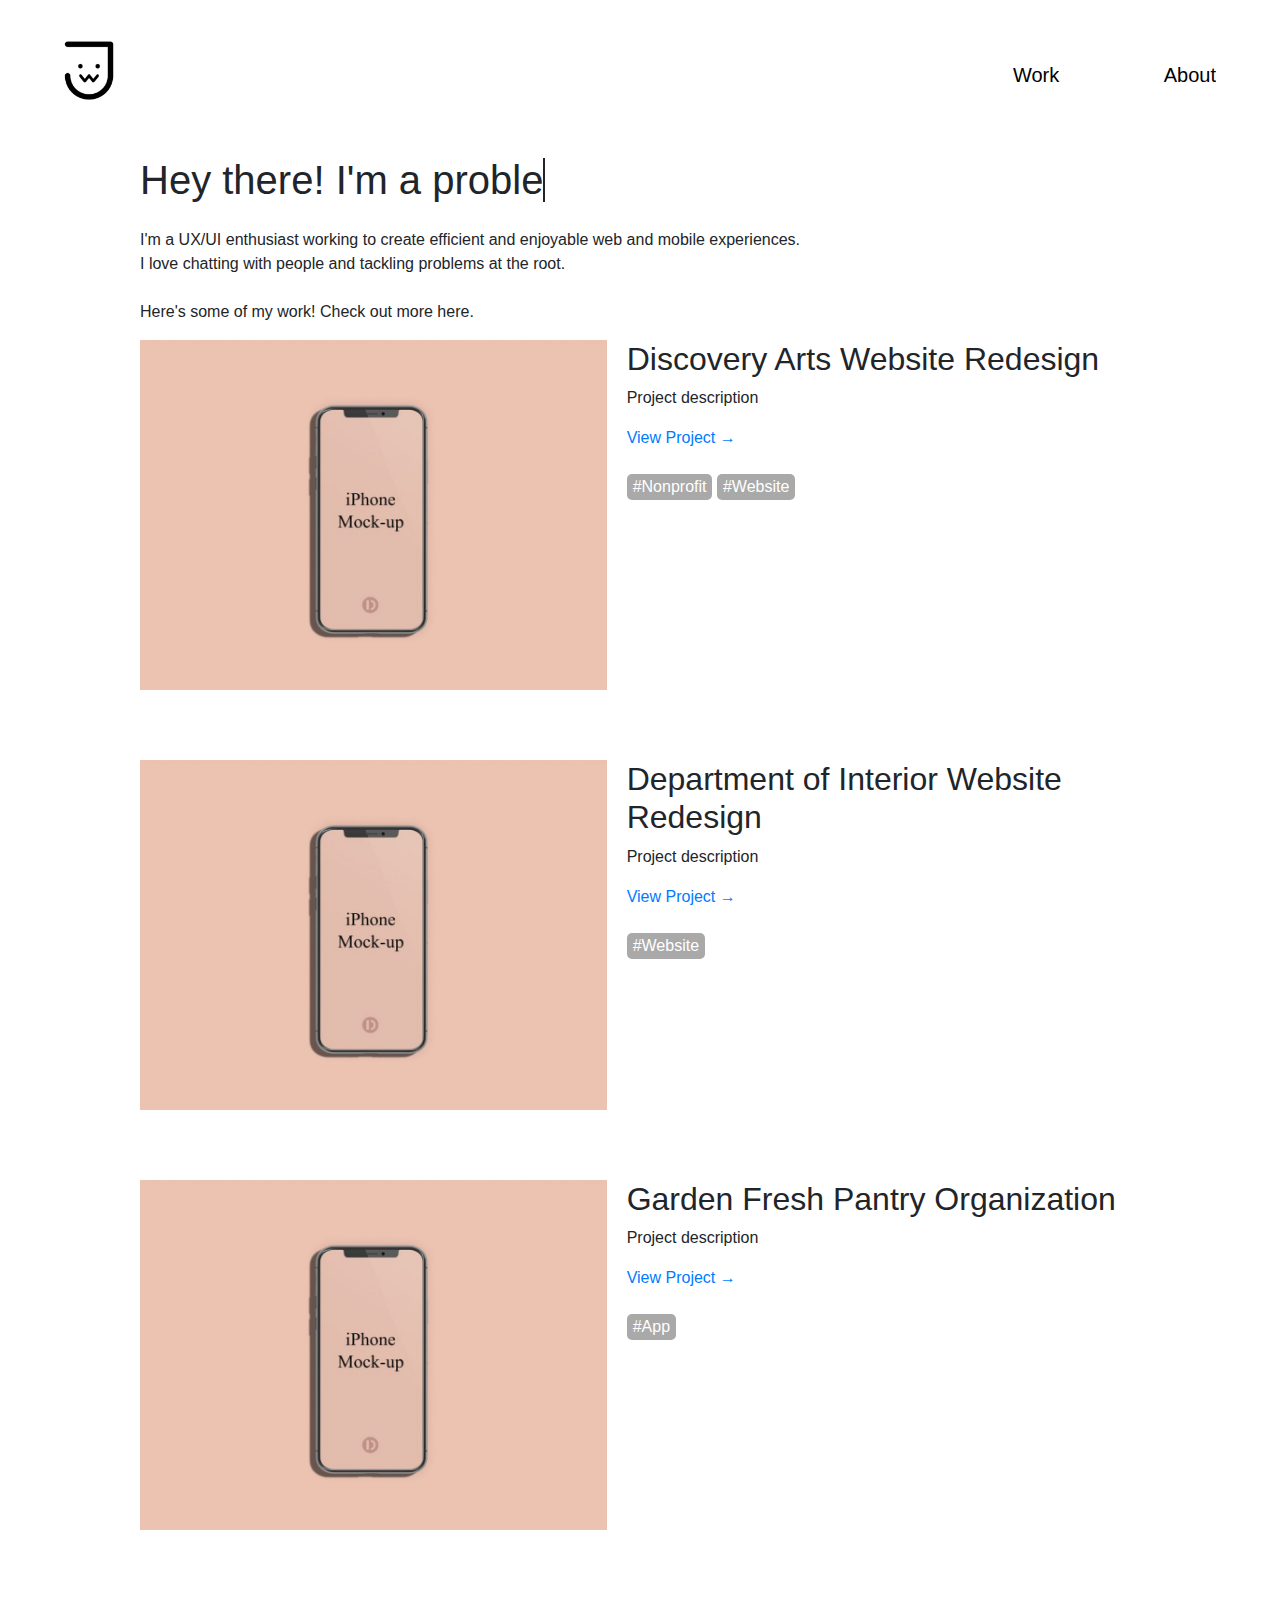
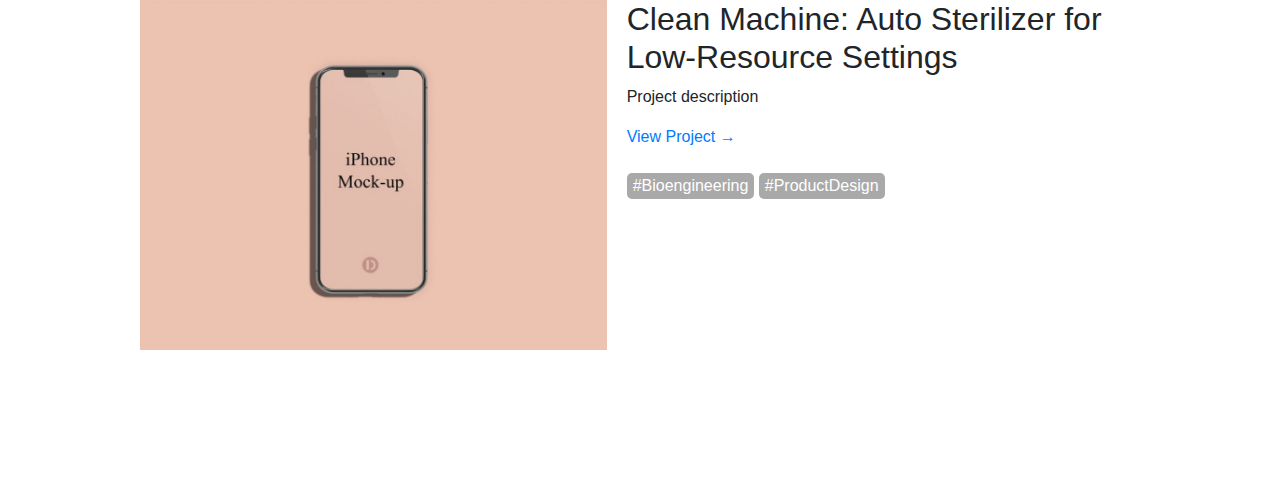
<file: index.html>
<!DOCTYPE html>
<html>
  <head>
    <!-- Hotjar Tracking Code for https://julianawang.github.io/UX_UI_HW_17/ -->
<script>
  (function(h,o,t,j,a,r){
      h.hj=h.hj||function(){(h.hj.q=h.hj.q||[]).push(arguments)};
      h._hjSettings={hjid:1991929,hjsv:6};
      a=o.getElementsByTagName('head')[0];
      r=o.createElement('script');r.async=1;
      r.src=t+h._hjSettings.hjid+j+h._hjSettings.hjsv;
      a.appendChild(r);
  })(window,document,'https://static.hotjar.com/c/hotjar-','.js?sv=');
</script>
    <title>JulianaPortfolio</title>
    <link href="css/home.css" rel="stylesheet" type="text/css">
    <!-- Required meta tags -->
    <meta charset="utf-8">
    <meta name="viewport" content="width=device-width, initial-scale=1, shrink-to-fit=no">
    <!-- Bootstrap CSS -->
    <link rel="stylesheet" href="https://stackpath.bootstrapcdn.com/bootstrap/4.3.1/css/bootstrap.min.css" integrity="sha384-ggOyR0iXCbMQv3Xipma34MD+dH/1fQ784/j6cY/iJTQUOhcWr7x9JvoRxT2MZw1T" crossorigin="anonymous">
  </head>
  <body>
    <!-- Start navigation bar -->
    <div class="navBar">
    <div class="logo">
      <img src="images/personalLogo.png" alt="personalLogo" width="50" height="auto">
    </div>
    <nav>
      <ul class="nav-links">
        <li>
          <a href="#">Work</a>
        </li>
        <li>
          <a href="#">About</a>
        </li>
      </ul>
    </nav>
    </div>
    <!-- End navigation bar -->
    <!-- Start hero text-->
    <div class="heroIntro">
        <div style="clear: both">
        <h1 style="float: left">Hey there! I'm&nbsp</h1>
        <div class=textAnimate><h1 style="float: left"></h1><br><br><br>
        <p>I'm a UX/UI enthusiast working to create efficient and enjoyable web and mobile experiences. <br></be>I love chatting with people and tackling problems at the root.
        <br><br>Here's some of my work! Check out more here.
    </div>
    <!-- End hero text -->
    <!-- Start work preview -->
    <div class="workPrev">
        <img src="images/placeholderImage.jpg">
        <div id="workPrevText">
            <h2>Discovery Arts Website Redesign</h2>
            <p>Project description</p>
            <a href="/discoveryArts.html">View Project →</a><br><br>
            <button>#Nonprofit</button> <button>#Website</button>
          </div>
    </div>

    <div class="workPrev">
      <img src="images/placeholderImage.jpg">
      <div id="workPrevText">
          <h2>Department of Interior Website Redesign</h2>
          <p>Project description</p>
          <a href="/discoveryArts.html">View Project →</a><br><br>
          <button>#Website</button>
      </div>
    </div>

    <div class="workPrev">
      <img src="images/placeholderImage.jpg">
      <div id="workPrevText">
          <h2>Garden Fresh Pantry Organization</h2>
          <p>Project description</p>
          <a href="url">View Project →</a><br><br>
          <button>#App</button>
      </div>
    </div>

    <div class="workPrev">
      <img src="images/placeholderImage.jpg">
      <div id="workPrevText">
          <h2>Clean Machine: Auto Sterilizer for Low-Resource Settings</h2>
          <p>Project description</p>
          <a href="url">View Project →</a><br><br>
          <button>#Bioengineering</button> <button>#ProductDesign</button>
      </div>
    </div>
    <!-- End work preview -->
    <script src="https://ajax.googleapis.com/ajax/libs/jquery/3.4.1/jquery.min.js"></script>
    <script src="js/home.js"></script>

    <!-- Global site tag (gtag.js) - Google Analytics -->
    <script async src="https://www.googletagmanager.com/gtag/js?id=UA-178047192-1"></script>
    <script>
      window.dataLayer = window.dataLayer || [];
      function gtag(){dataLayer.push(arguments);}
      gtag('js', new Date());

      gtag('config', 'UA-178047192-1');
    </script>

  </body>
  </html>
</file>
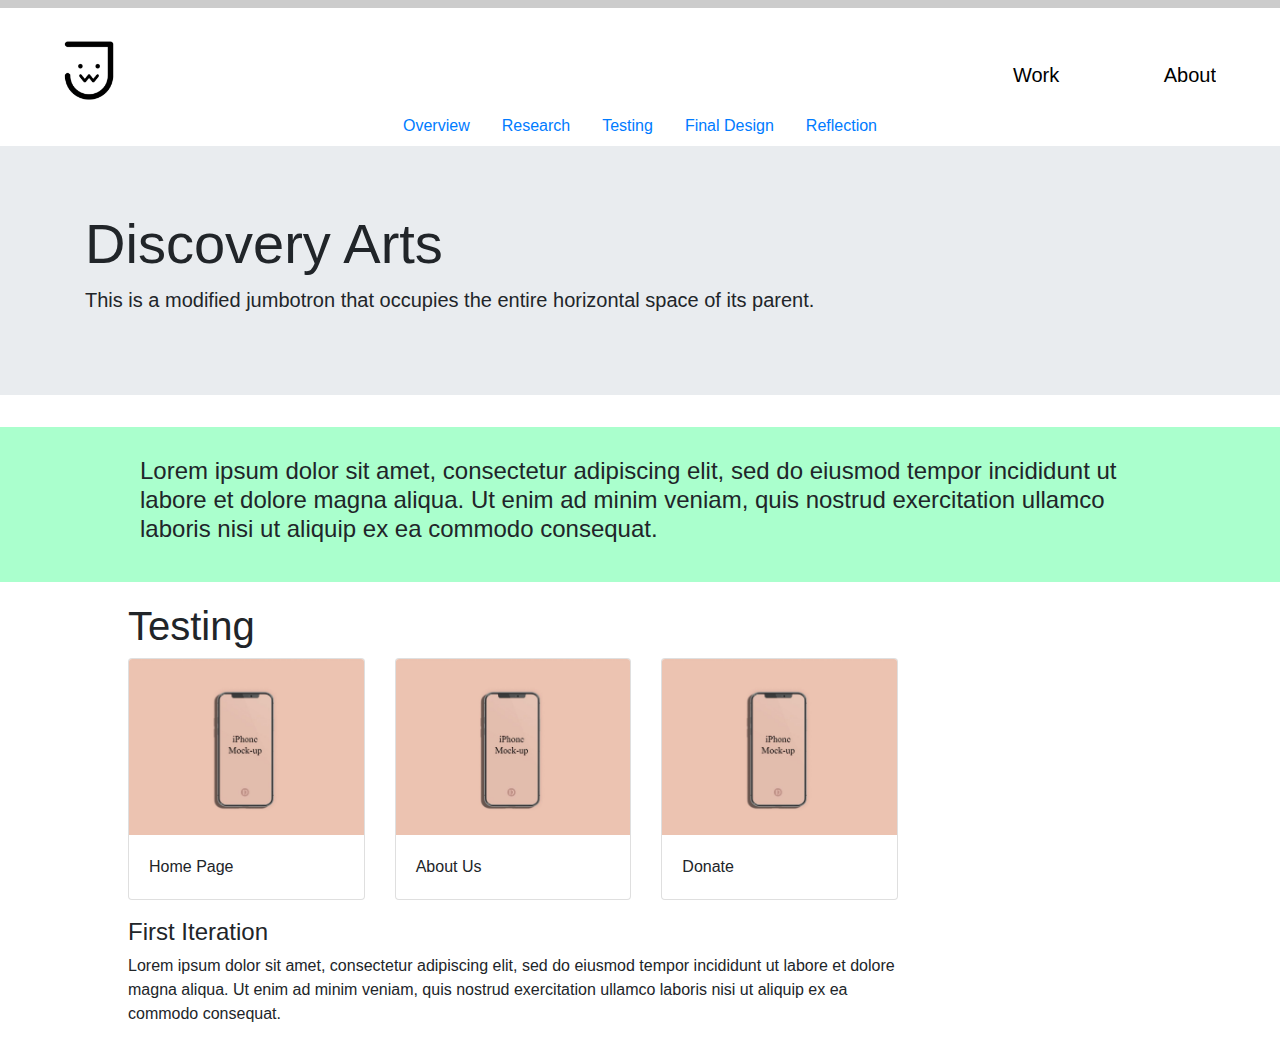
<file: discoveryArts.html>
<!DOCTYPE html>
<html>
  <head>
    <title>JulianaPortfolio</title>
    <link href="css/home.css" rel="stylesheet" type="text/css">
    <!-- Required meta tags -->
    <meta charset="utf-8">
    <meta name="viewport" content="width=device-width, initial-scale=1, shrink-to-fit=no">
    <!-- Bootstrap CSS -->
    <link rel="stylesheet" href="https://stackpath.bootstrapcdn.com/bootstrap/4.3.1/css/bootstrap.min.css" integrity="sha384-ggOyR0iXCbMQv3Xipma34MD+dH/1fQ784/j6cY/iJTQUOhcWr7x9JvoRxT2MZw1T" crossorigin="anonymous">
  </head>
  <body>
    <!-- Start navigation bar -->
    <div class="navBar">
        <div class="logo">
          <img src="images/personalLogo.png" alt="personalLogo" width="50" height="auto">
        </div>
        <nav>
          <ul class="nav-links">
            <li>
              <a href="#">Work</a>
            </li>
            <li>
              <a href="#">About</a>
            </li>
          </ul>
        </nav>
        </div>
        <!-- End navigation bar -->
        <!-- Start scroll indicator -->
        <div class="header">
        <div class="progress-container">
            <div class="progress-bar" id="myBar"></div>
          </div>
        </div>
        <!-- Start scroll indicator -->
        <!-- Start page nav -->
        <ul class="nav justify-content-center">
            <li class="nav-item">
              <a class="nav-link active" href="#">Overview</a>
            </li>
            <li class="nav-item">
              <a class="nav-link" href="#">Research</a>
            </li>
            <li class="nav-item">
              <a class="nav-link" href="#">Testing</a>
            </li>
            <li class="nav-item">
                <a class="nav-link" href="#">Final Design</a>
              </li>
              <li class="nav-item">
                <a class="nav-link" href="#">Reflection</a>
              </li>
          </ul>
        <!-- End page nav -->
        <!-- Start jumbotron -->
        <div class="jumbotron jumbotron-fluid">
            <div class="container">
              <h1 class="display-4">Discovery Arts</h1>
              <p class="lead">This is a modified jumbotron that occupies the entire horizontal space of its parent.</p>
            </div>
          </div>
        <!-- End jumbotron-->
        <!-- Start problem statement -->
        <div class="problemStatement">
            <div class="probText">
                <h4>Lorem ipsum dolor sit amet, consectetur adipiscing elit, sed do eiusmod tempor incididunt ut labore et dolore magna aliqua. Ut enim ad minim veniam, quis nostrud exercitation ullamco laboris nisi ut aliquip ex ea commodo consequat.</h4>
            </div>
        </div>
        <!-- End problem statement testing -->
        <!-- Start testing -->
        <div class="testing">
            <h1>Testing</h1>
            <div class="card-deck">
                <div class="card">
                  <img src="/images/placeholderImage.jpg" class="card-img-top" alt="...">
                  <div class="card-body">
                    <p class="card-text">Home Page</p>
                  </div>
                </div>
                <div class="card">
                  <img src="/images/placeholderImage.jpg" class="card-img-top" alt="...">
                  <div class="card-body">
                    <p class="card-text">About Us</p>
                  </div>
                </div>
                <div class="card">
                  <img src="/images/placeholderImage.jpg" class="card-img-top" alt="...">
                  <div class="card-body">
                    <p class="card-text">Donate</p>
                  </div>
                </div>
                <div class="testingText">
                <h4>First Iteration</h4>
                <p>Lorem ipsum dolor sit amet, consectetur adipiscing elit, sed do eiusmod tempor incididunt ut labore et dolore magna aliqua. Ut enim ad minim veniam, quis nostrud exercitation ullamco laboris nisi ut aliquip ex ea commodo consequat.</p>
            </div>  
            </div>
        </div>
        <!-- End testing -->
        <script src="https://ajax.googleapis.com/ajax/libs/jquery/3.4.1/jquery.min.js"></script>
        <script src="js/home.js"></script>
  </body>
  </html>
</file>
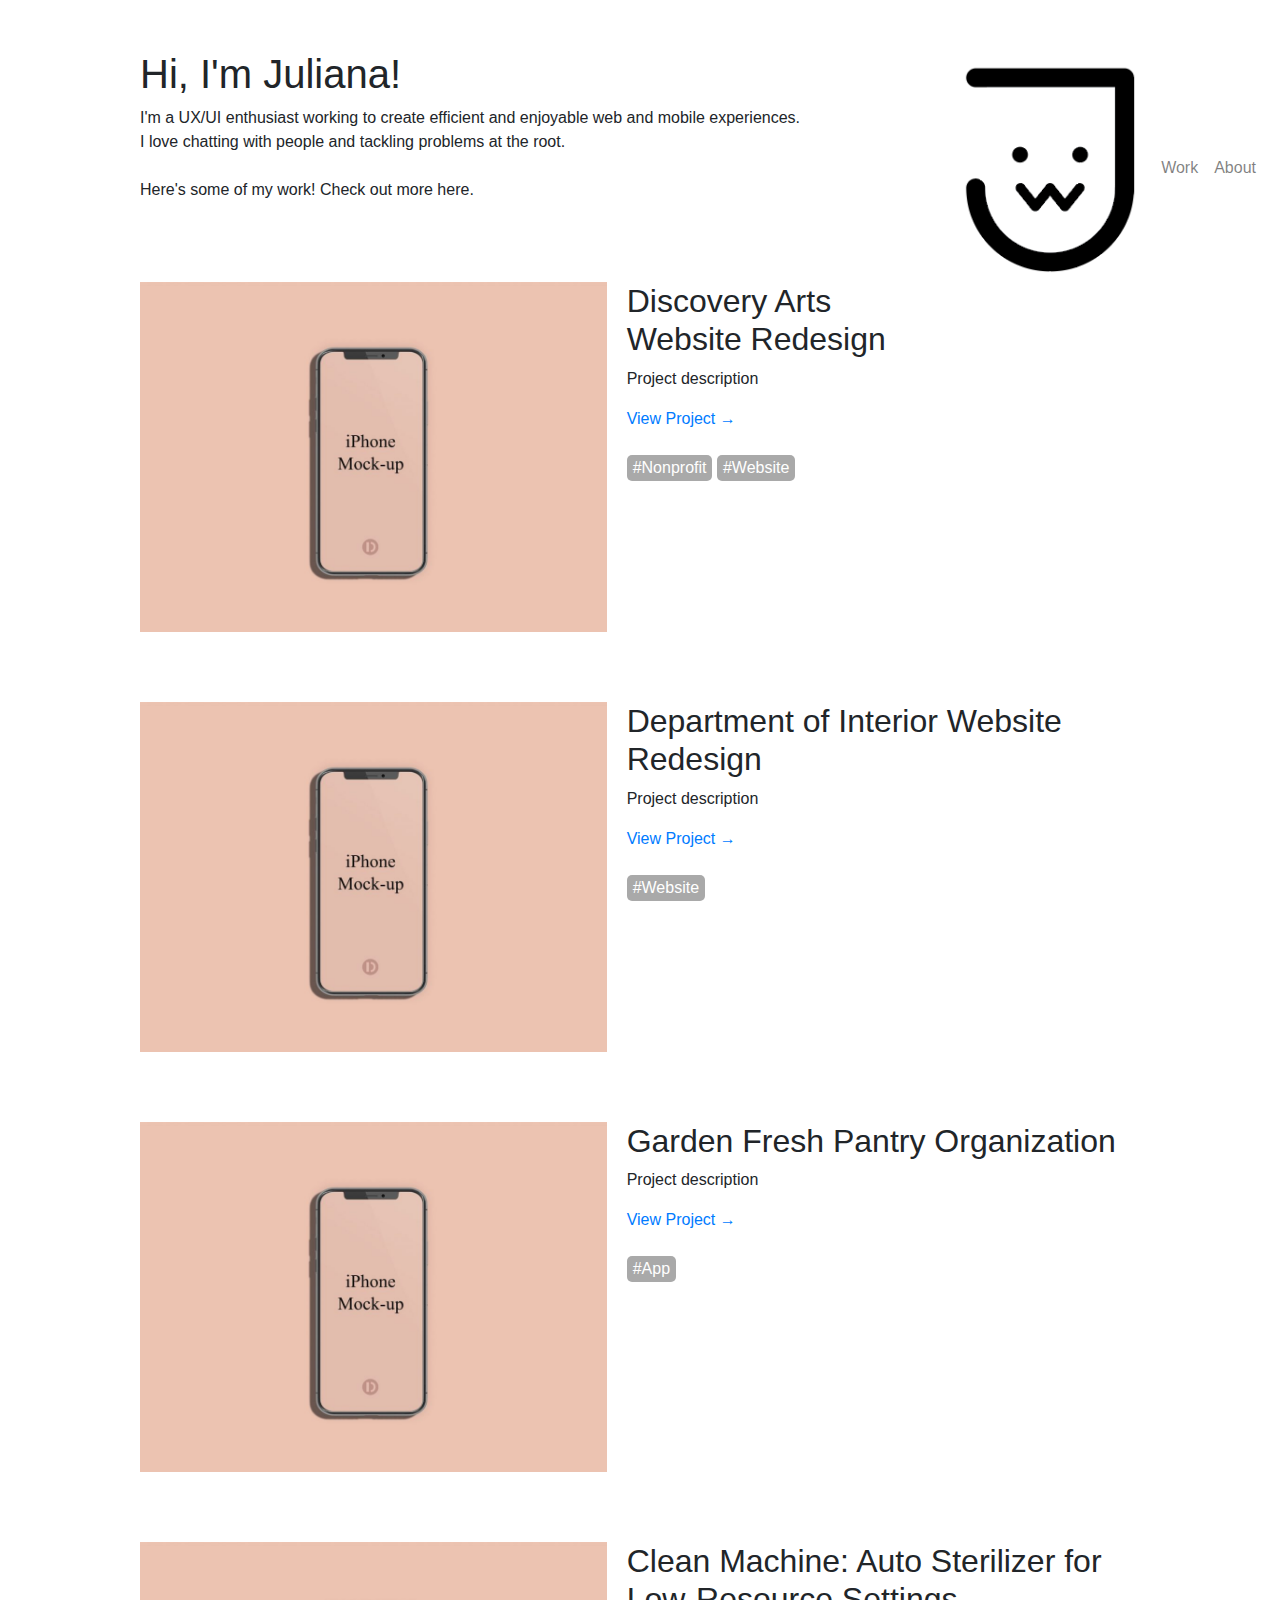
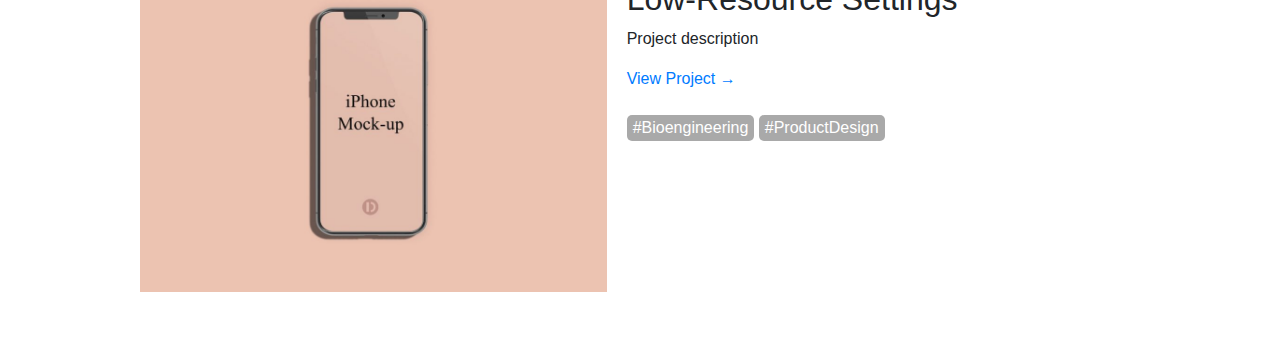
<file: home.html>
<!DOCTYPE html>
<html>
  <head>
    <title>JulianaPortfolio</title>
    <link href="css/home.css" rel="stylesheet" type="text/css">
    <!-- Required meta tags -->
    <meta charset="utf-8">
    <meta name="viewport" content="width=device-width, initial-scale=1, shrink-to-fit=no">
    <!-- Bootstrap CSS -->
    <link rel="stylesheet" href="https://stackpath.bootstrapcdn.com/bootstrap/4.3.1/css/bootstrap.min.css" integrity="sha384-ggOyR0iXCbMQv3Xipma34MD+dH/1fQ784/j6cY/iJTQUOhcWr7x9JvoRxT2MZw1T" crossorigin="anonymous">
  </head>
  <body>
    <!-- Start navigation bar -->
    <nav class="navbar navbar-expand-lg navbar-light bg-light customNav bg-transparent">
    <a class="navbar-brand" href="index.html"><img src="images/personalLogo.png"></a>
    <button class="navbar-toggler" type="button" data-toggle="collapse" data-target="#navbarSupportedContent" aria-controls="navbarSupportedContent" aria-expanded="false" aria-label="Toggle navigation">
        <span class="navbar-toggler-icon"></span>
    </button>
    <div class="collapse navbar-collapse" id="navbarSupportedContent">
        <ul class="navbar-nav">
        <li class="nav-item">
            <a class="nav-link" href="myWork.html">Work</a>
        </li>
        <li class="nav-item">
            <a class="nav-link" href="#">About</a>
        </li>
        </ul>
    </div>
    </nav>
    <!-- End navigation bar -->
    <!-- Start hero text-->
    <div class="heroIntro">
        <h1>Hi, I'm Juliana!</h1>
        <p>I'm a UX/UI enthusiast working to create efficient and enjoyable web and mobile experiences. <br></be>I love chatting with people and tackling problems at the root.
        <br><br>Here's some of my work! Check out more here.
    </div>
    <!-- End hero text -->
    <!-- Start work preview -->
    <div class="workPrev">
        <img src="images/placeholderImage.jpg">
        <div id="workPrevText">
            <h2>Discovery Arts Website Redesign</h2>
            <p>Project description</p>
            <a href="url">View Project →</a><br><br>
            <button>#Nonprofit</button> <button>#Website</button>
          </div>
    </div>

    <div class="workPrev">
      <img src="images/placeholderImage.jpg">
      <div id="workPrevText">
          <h2>Department of Interior Website Redesign</h2>
          <p>Project description</p>
          <a href="url">View Project →</a><br><br>
          <button>#Website</button>
      </div>
    </div>

    <div class="workPrev">
      <img src="images/placeholderImage.jpg">
      <div id="workPrevText">
          <h2>Garden Fresh Pantry Organization</h2>
          <p>Project description</p>
          <a href="url">View Project →</a><br><br>
          <button>#App</button>
      </div>
    </div>

    <div class="workPrev">
      <img src="images/placeholderImage.jpg">
      <div id="workPrevText">
          <h2>Clean Machine: Auto Sterilizer for Low-Resource Settings</h2>
          <p>Project description</p>
          <a href="url">View Project →</a><br><br>
          <button>#Bioengineering</button> <button>#ProductDesign</button>
      </div>
    </div>
    <!-- End work preview -->
    <script src="https://ajax.googleapis.com/ajax/libs/jquery/3.4.1/jquery.min.js"></script>
    <script src="js/home.js"></script>
  </body>
  </html>
</file>
<file: css/home.css>
/* Start navigation bar */
.navBar{
  clear:both;
  overflow:auto;
  width: 90%;
  margin: 0px auto;
  margin-top:40px;
  background-color:white;
}

.logo{
  float:left;
}

nav{
  float:right;
}

.nav-links li{
  list-style:none;
  display:inline-block;
  padding-left:100px;
  padding-top:20px;
}

.nav-links a{
  text-decoration:none;
  color: black;
  font-size: 20px;
}
/* End navigation bar */
/* Start hero intro */
.heroIntro{
  width:1000px;
  margin: 0px auto;
  margin-bottom:80px;
  margin-top:50px;
}

/* End hero intro */
/* Start work preview */
.workPrev{
    height: 400px;
    width:1000px;
    margin: 0px auto;
    margin-bottom:20px;
}

.workPrev img{
    height:350px;
    width:auto;
    float:left;
    padding-right:20px;
}

.workPrev button{
  background-color:darkgray;
  border-radius:5px;
  color:white;
  border:none;
}

.workPrev button:hover{
  background-color:lightgray;
}
/* End work preview */

span {
  border-right: .05em solid;
  animation: caret 1s steps(1) infinite;
}

@keyframes caret {
  50% {
    border-color: transparent;
  }
}

.testing{
  width:80%;
  margin-left:100px;
  margin:auto;
}
.card-deck{
  width:800px;
  justify-content:space-around;
}

.testingText{
  margin-top:18px;
  margin-left:15px;
}

/* Problem statement */
.problemStatement{
  background-color: #AAFFCD;
  padding:30px;
  margin-top:20px;
  margin-bottom:20px;
}

.probText{
  width:1000px;
  margin:auto;
}

/* Header style (fixed) */
.header {
  position: fixed;
  top: 0;
  z-index: 1;
  width: 100%;
  background-color: #f1f1f1;
}

/* Progress container (grey bg) */
.progress-container {
  width: 100%;
  height: 8px;
  background: #ccc;
}

/* Progress bar (scroll indicator) */
.progress-bar {
  height: 8px;
  background: black;
  width: 0%;
}
</file>
